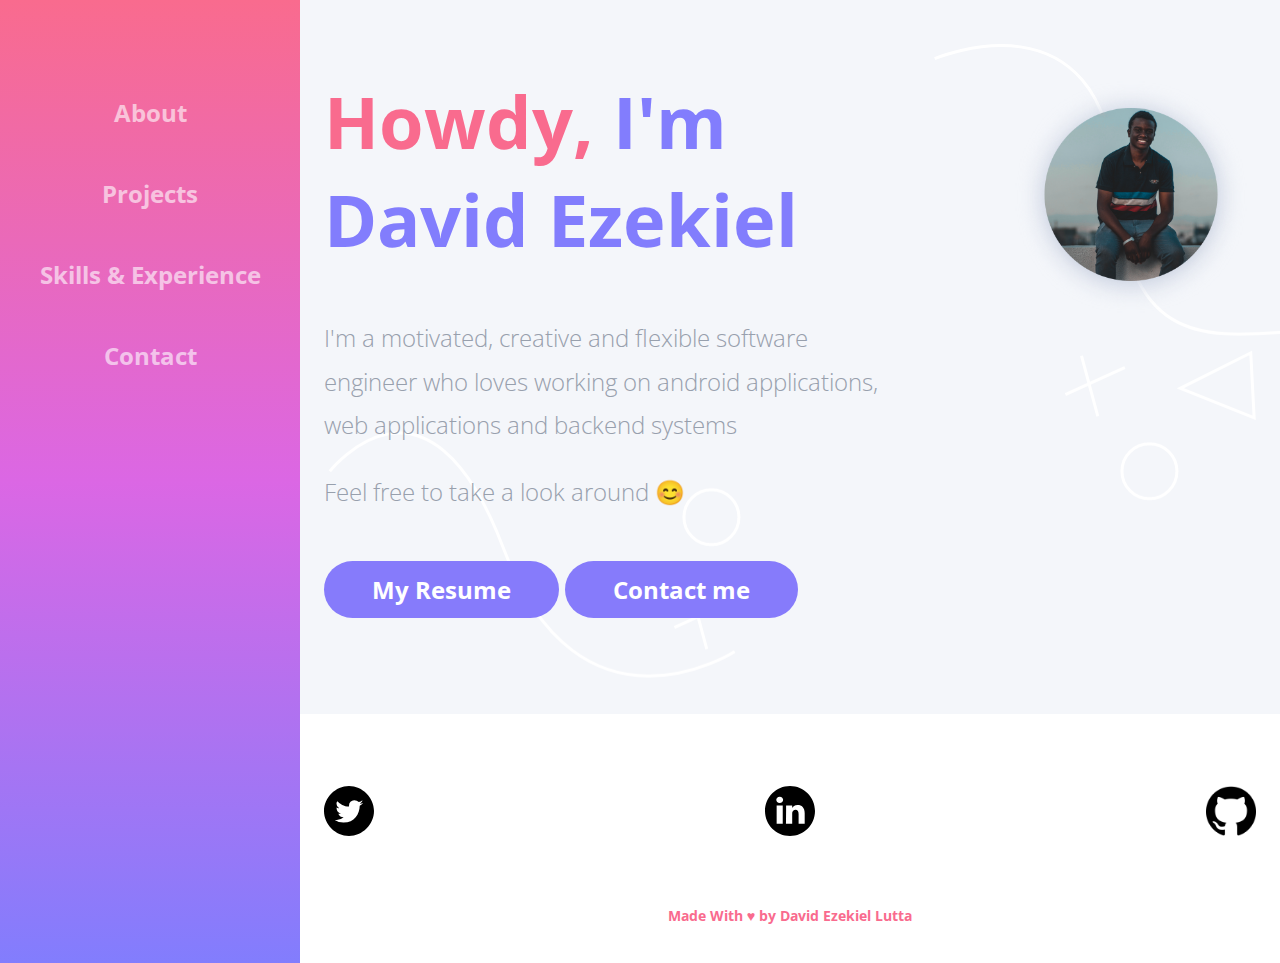
<file: index.html>
<!DOCTYPE html>
<html lang="en">
<head>
    <meta charset="UTF-8">
    <meta name="viewport" content="width=device-width, initial-scale=1.0">
    <meta http-equiv="X-UA-Compatible" content="ie=edge">
    <title>My Portfolio</title>
    <link rel="shortcut icon" type="image/png" href="/favicon.png"/>
    <link rel="shortcut icon" type="image/png"
          href="https://avatars3.githubusercontent.com/u/14890315?s=400&u=19960efc74cd27933a7beda29f8bf62a9a8cbe3e&v=4"/>
    <link rel="stylesheet" href="css/bootstrap-grid.css">
    <link rel="stylesheet" href="css/styles.css" type="text/css">
</head>
<body>
<div class="hero-container">
    <div class="custom-sidebar">
        <nav>
            <ul>
                <li><a href="index.html">About</a></li>
                <li><a href="Pages/projects.html">Projects</a></li>
                <li><a href="Pages/skills.html">Skills & Experience</a></li>
                <li><a href="Pages/contact.html">Contact</a></li>
            </ul>
        </nav>
    </div>
    <div class="content">
            <section class="hero">
                <img alt="profile image" class="img-fluid" src="Images/DSC_0226@2x.png">
                <div class="hero-content">
                    <h1 id="myTitle"><span class="howdy">Howdy,</span> I'm<br> David Ezekiel</h1>
                    <p>I'm a motivated, creative and flexible software engineer who loves working on android applications, web applications and backend systems</p>
                    <p>Feel free to take a look around 😊</p>
                    <a class="action-btn" href="Resume/David Ezekiel Lutta Resume.pdf" download="">My Resume</a>
                    <a class="action-btn" href="Pages/contact.html">Contact me</a>
                </div>
            </section>
        </div>
    <div class="custom-footer">
        <footer>
            <ul>
                <li><a href="https://twitter.com/David__Ezekiel" target="_blank"><img src="Images/Group 4.svg"
                                                                                      height="50px" width="50px"
                                                                                      alt="Twitter"></a></li>
                <li><a href="https://www.linkedin.com/in/david-l-797891ab" target="_blank"><img
                        src="Images/linkedin.svg" height="50px" width="50px" alt="Linked In"></a></li>
                <li><a href="https://github.com/davidlutta" target="_blank"><img src="Images/github-logo.svg"
                                                                                 height="50px" width="50px"
                                                                                 alt="Github"></a></li>
            </ul>
            <p class="acknowledgment">Made With &hearts; by David Ezekiel Lutta</p>
        </footer>
    </div>
</div>
</body>
</html>
</file>
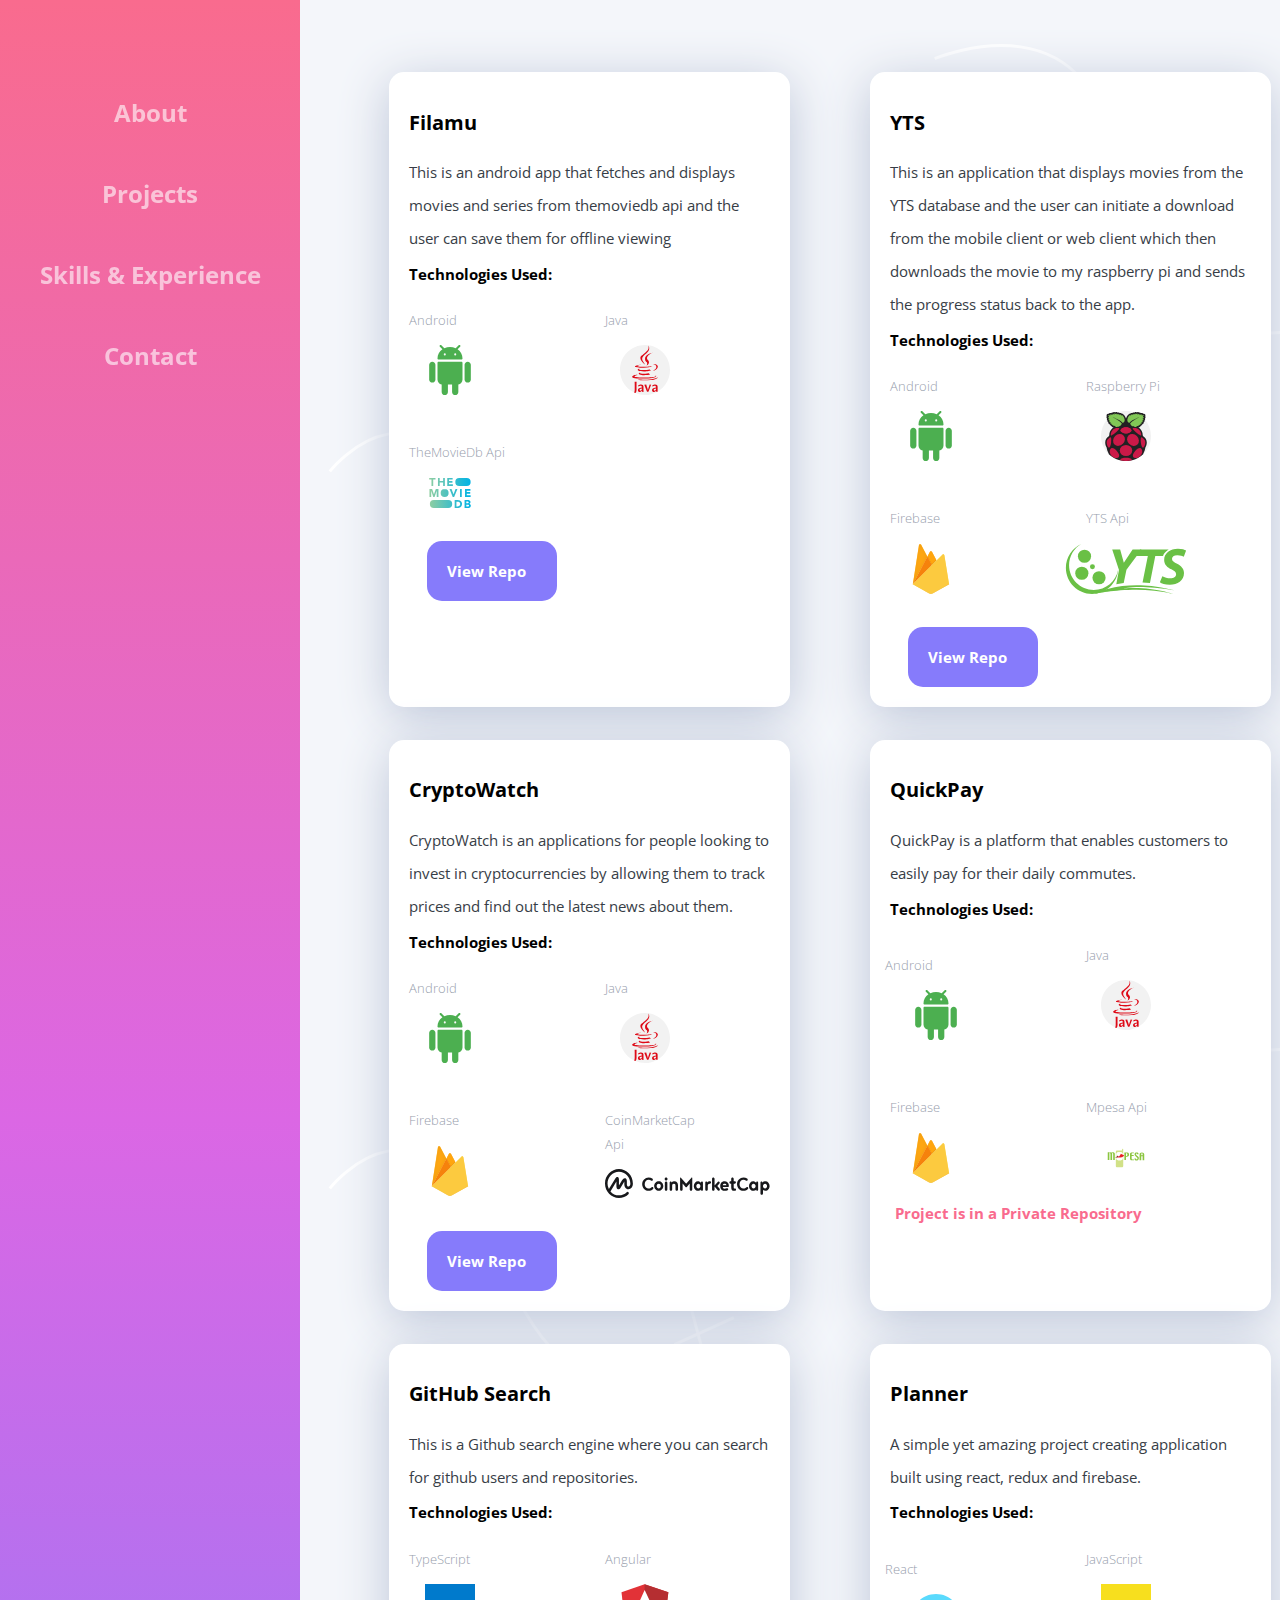
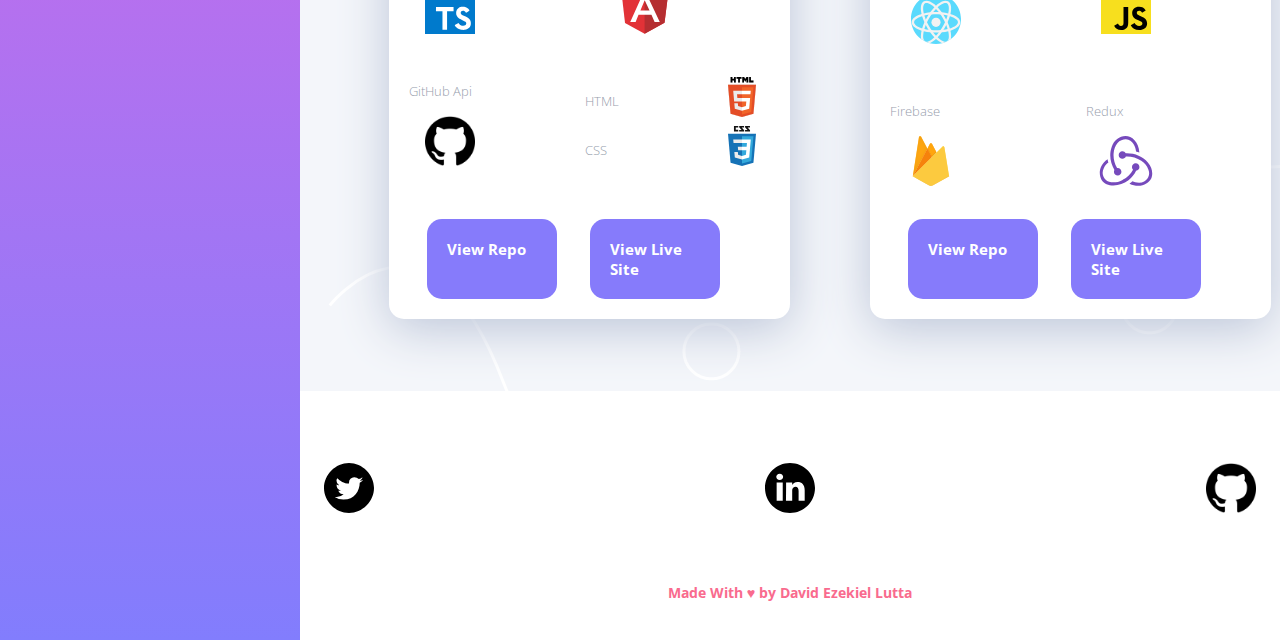
<file: Pages/projects.html>
<!DOCTYPE html>
<html lang="en">
<head>
    <meta charset="UTF-8">
    <meta name="viewport" content="width=device-width, initial-scale=1.0">
    <meta http-equiv="X-UA-Compatible" content="ie=edge">
    <title>Projects</title>
    <link rel="shortcut icon" type="image/png" href="/favicon.png"/>
    <link rel="shortcut icon" type="image/png"
          href="https://avatars3.githubusercontent.com/u/14890315?s=400&u=19960efc74cd27933a7beda29f8bf62a9a8cbe3e&v=4"/>
    <link rel="stylesheet" href="../css/bootstrap-grid.css">
    <link rel="stylesheet" href="../css/styles.css" type="text/css">
</head>
<body>
<div class="hero-container">
    <div class="custom-sidebar">
        <nav>
            <ul>
                <li><a href="../index.html">About</a></li>
                <li><a href="projects.html">Projects</a></li>
                <li><a href="skills.html">Skills & Experience</a></li>
                <li><a href="contact.html">Contact</a></li>
            </ul>
        </nav>
    </div>
    <div class="content">
        <section class="hero">
            <div class="hero-content">
                <div class="row">
                    <div class="col-lg-5 col-md-5 col-sm-10 col-xs-10 mb-4  mb-md-0 offset-md-1 crd">
                        <h2 class="projectTitle">Filamu</h2>
                        <span class="crd-text">This is an android app that fetches and displays movies and series from themoviedb api and the user can save them for offline viewing</span>
                          <br>
                        <div><h2 class="projectSubTitle">Technologies Used:</h2></div>
                        <div class="row">
                            <div class="col-6">
                                <p class="tech-text">Android</p>
                                <img src="../Images/android.svg" width="50px" height="50px" alt="Android"
                                     title="Android">
                            </div>
                            <div class="col-6">
                                <p class="tech-text">Java</p>
                                <img src="../Images/java.svg" height="50px" width="50px" alt="Java" title="Java">
                            </div>
                        </div>
                        <br>
                        <div class="row">
                            <div class="col-6">
                                <p class="tech-text">TheMovieDb Api</p>
                                <img src="../Images/tmdb.svg" width="30" height="30 " alt="CoinMarketCap"
                                     title="TheMovieDb Api">
                            </div>
                        </div>
                        <br>
                        <div class="row">
                            <a href="https://github.com/davidlutta/filamu" target="_blank"
                               class="custom-button col-md-4 offset-md-1 mb-4  mb-md-0" style="text-decoration:none">View
                                Repo</a>
                        </div>
                    </div>
                    <div class="col-lg-5 col-md-5 col-sm-10 col-xs-10 mb-4  mb-md-0 offset-md-1 crd">
                        <h2 class="projectTitle">YTS</h2>
                        <span class="crd-text">This is an application that displays movies from the YTS database and the user can initiate a download from the mobile client or web client which then downloads the movie to my raspberry pi and sends the progress status back to the app.</span>
                        <br>
                        <div><h2 class="projectSubTitle">Technologies Used:</h2></div>
                        <div class="row">
                            <div class="col-6">
                                <p class="tech-text">Android</p>
                                <img src="../Images/android.svg" width="50" height="50" alt="Android"
                                     title="Android">
                            </div>
                            <div class="col-6">
                                <p class="tech-text">Raspberry Pi</p>
                                <img src="../Images/raspberrypi.svg"  width="50" height="50" alt="Raspberry Pi" title="Raspberry Pi">
                            </div>
                        </div>
                        <br>
                        <div class="row">
                            <div class="col-6">
                                <p class="tech-text">Firebase</p>
                                <img src="../Images/firebase.svg" height="50px" width="50px" alt="Firebase"
                                     title="Firebase">
                            </div>
                            <div class="col-6">
                                <p class="tech-text">YTS Api</p>
                                <img src="../Images/yts.svg" height="50" width="50" alt="YTS"
                                     title="YTS Api">
                            </div>
                        </div>
                        <br>

                        <div class="row">
                               <a href="https://github.com/davidlutta/YTS-Torrent-Server" target="_blank"
                               class="custom-button col-md-4 offset-md-1 mb-4  mb-md-0" style="text-decoration:none">View
                                Repo</a>
                        </div>
                    </div>

                </div>
                <br>
                <div class="row">
                    <div class="col-lg-5 col-md-5 col-sm-10 col-xs-10 mb-4  mb-md-0 offset-md-1 crd">
                        <h2 class="projectTitle">CryptoWatch</h2>
                        <span class="crd-text">CryptoWatch is an applications for people looking to invest in cryptocurrencies by allowing them to track prices and find out the latest news about them.</span>
                        <br>
                        <div><h2 class="projectSubTitle">Technologies Used:</h2></div>
                        <div class="row">
                            <div class="col-6">
                                <p class="tech-text">Android</p>
                                <img src="../Images/android.svg" width="50px" height="50px" alt="Android"
                                     title="Android">
                            </div>
                            <div class="col-6">
                                <p class="tech-text">Java</p>
                                <img src="../Images/java.svg" height="50px" width="50px" alt="Java" title="Java">
                            </div>
                        </div>
                        <br>
                        <div class="row">
                            <div class="col-6">
                                <p class="tech-text">Firebase</p>
                                <img src="../Images/firebase.svg" height="50px" width="50px" alt="Firebase"
                                     title="Firebase">
                            </div>
                            <div class="col-6">
                                <p class="tech-text">CoinMarketCap Api</p>
                                <img src="../Images/coinmarketcap.svg" class="img-fluid" alt="CoinMarketCap"
                                     title="CoinMarketCap Api">
                            </div>
                        </div>
                        <br>
                        <div class="row">
                            <a href="https://github.com/davidlutta/CryptoWatch" target="_blank"
                               class="custom-button col-md-4 offset-md-1 mb-4  mb-md-0" style="text-decoration:none">View
                                Repo</a>
                        </div>
                    </div>
                    <div class="col-lg-5 col-md-5 col-sm-10 col-xs-10 mb-4  mb-md-0 offset-md-1 crd">
                        <h2 class="projectTitle">QuickPay</h2>
                        <span class="crd-text">QuickPay is a platform that enables customers to easily pay for their daily commutes.</span>
                        <br>
                        <div><h2 class="projectSubTitle">Technologies Used:</h2></div>
                        <div class="row">
                            <div class="col-6 center">
                                <p class="tech-text">Android</p>
                                <img src="../Images/android.svg" height="50px" width="50px" alt="Android"
                                     title="Android"></div>
                            <div class="col-6">
                                <p class="tech-text">Java</p>
                                <img src="../Images/java.svg" height="50px" width="50px" alt="Java" title="Java">
                            </div>
                        </div>
                        <br>
                        <div class="row">
                            <div class="col-6">
                                <p class="tech-text">Firebase</p>
                                <img src="../Images/firebase.svg" height="50px" width="50px" alt="Firebase"
                                     title="Firebase"></div>
                            <div class="col-6">
                                <p class="tech-text">Mpesa Api</p>
                                <img src="../Images/mpesa.svg" height="50px" width="50px" alt="Mpesa"
                                     title="Safaricom Lipa Na Mpesa Api">
                            </div>
                        </div>
                        <div class="row">
                            <h3 class="noProject">Project is in a Private Repository</h3>
                        </div>
                    </div>
                </div>
                <br>
                <div class="row">
                    <div class="col-lg-5 col-md-5 col-sm-10 col-xs-10 mb-4  mb-md-0 offset-md-1 crd">
                        <h2 class="projectTitle">GitHub Search</h2>
                        <span class="crd-text">This is a Github search engine where you can search for github users and repositories.</span>
                        <br>
                        <div><h2 class="projectSubTitle">Technologies Used:</h2></div>
                        <div class="row">
                            <div class="col-6">
                                <p class="tech-text">TypeScript</p>
                                <img src="../Images/typescript.svg" width="50px" height="50px" alt="TypeScript"
                                     title="TypeScript">
                            </div>
                            <div class="col-6">
                                <p class="tech-text">Angular</p>
                                <img src="../Images/angular.svg" height="50px" width="50px" title="Angular"
                                     alt="Angular">
                            </div>
                        </div>
                        <br>
                        <div class="row">
                            <div class="col-6">
                                <p class="tech-text">GitHub Api</p>
                                <img src="../Images/github-logo.svg" height="50px" width="50px" alt="Firebase"
                                     title="GitHub Api">
                            </div>
                            <div class="col-6 center">
                                <div class="row">
                                    <p class="tech-text">HTML</p>
                                    <img src="../Images/html.svg" height="40px" width="40px" alt="HTML" class="col-4"
                                         title="HTML">
                                    <p class="tech-text">CSS</p>
                                    <img src="../Images/css.svg" height="40px" width="40px" alt="CSS" class="col-4"
                                         title="CSS 3">
                                </div>
                            </div>
                        </div>
                        <br>
                        <div class="row">
                            <a href="https://github.com/davidlutta/Git-Hub-Search-APP" style="text-decoration:none"
                               target="_blank" class="custom-button col-md-4 offset-md-1 mb-4  mb-md-0">View Repo</a>
                            <a href="https://davidlutta.github.io/Git-Hub-Search-APP/" style="text-decoration:none"
                               target="_blank" class="custom-button col-md-4 offset-md-1 mb-4  mb-md-0">View Live
                                Site</a>
                        </div>
                    </div>
                    <div class="col-lg-5 col-md-5 col-sm-10 col-xs-10 mb-4  mb-md-0 offset-md-1 crd">
                        <h2 class="projectTitle">Planner</h2>
                        <span class="crd-text">A simple yet amazing project creating application built using react, redux and firebase.</span>
                        <br>
                        <div><h2 class="projectSubTitle">Technologies Used:</h2></div>
                        <div class="row">
                            <div class="col-6 center">
                                <p class="tech-text">React</p>
                                <img src="../Images/react.svg" height="50" width="50" alt="React" title="React">
                            </div>
                            <div class="col-6">
                                <p class="tech-text">JavaScript</p>
                                <img src="../Images/javascript.svg" height="50px" width="50px" alt="JavaScript"
                                     title="JavaScript">
                            </div>
                        </div>
                        <br>
                        <div class="row">
                            <div class="col-6">
                                <p class="tech-text">Firebase</p>
                                <img src="../Images/firebase.svg" height="50px" width="50px" alt="Firebase"
                                     title="Firebase"></div>
                            <div class="col-6">
                                <p class="tech-text">Redux</p>
                                <img src="../Images/redux.svg" height="50px" width="50px" alt="Redux"
                                     title="Redux">
                            </div>
                        </div>
                        <br>
                        <div class="row">
                            <a href="https://github.com/davidlutta/planner" style="text-decoration:none"
                               target="_blank" class="custom-button col-md-4 offset-md-1 mb-4  mb-md-0">View Repo</a>
                            <a href="https://planner-f1df5.firebaseapp.com/signin" style="text-decoration:none"
                               target="_blank" class="custom-button col-md-4 offset-md-1 mb-4  mb-md-0">View Live
                                Site</a>
                        </div>
                    </div>
                </div>
            </div>
        </section>
    </div>
    <div class="custom-footer">
        <footer>
            <ul>
                <li><a href="https://twitter.com/David__Ezekiel" target="_blank"><img src="../Images/Group 4.svg"
                                                                                      height="50px" width="50px"
                                                                                      alt="Twitter"></a></li>
                <li><a href="https://www.linkedin.com/in/david-l-797891ab/" target="_blank"><img
                        src="../Images/linkedin.svg" height="50px" width="50px" alt="Linked In"></a></li>
                <li><a href="https://github.com/davidlutta" target="_blank"><img src="../Images/github-logo.svg"
                                                                                 height="50px" width="50px"
                                                                                 alt="Github"></a></li>
            </ul>
            <p class="acknowledgment">Made With &hearts; by David Ezekiel Lutta</p>
        </footer>
    </div>
</div>
</body>
</html>
</file>
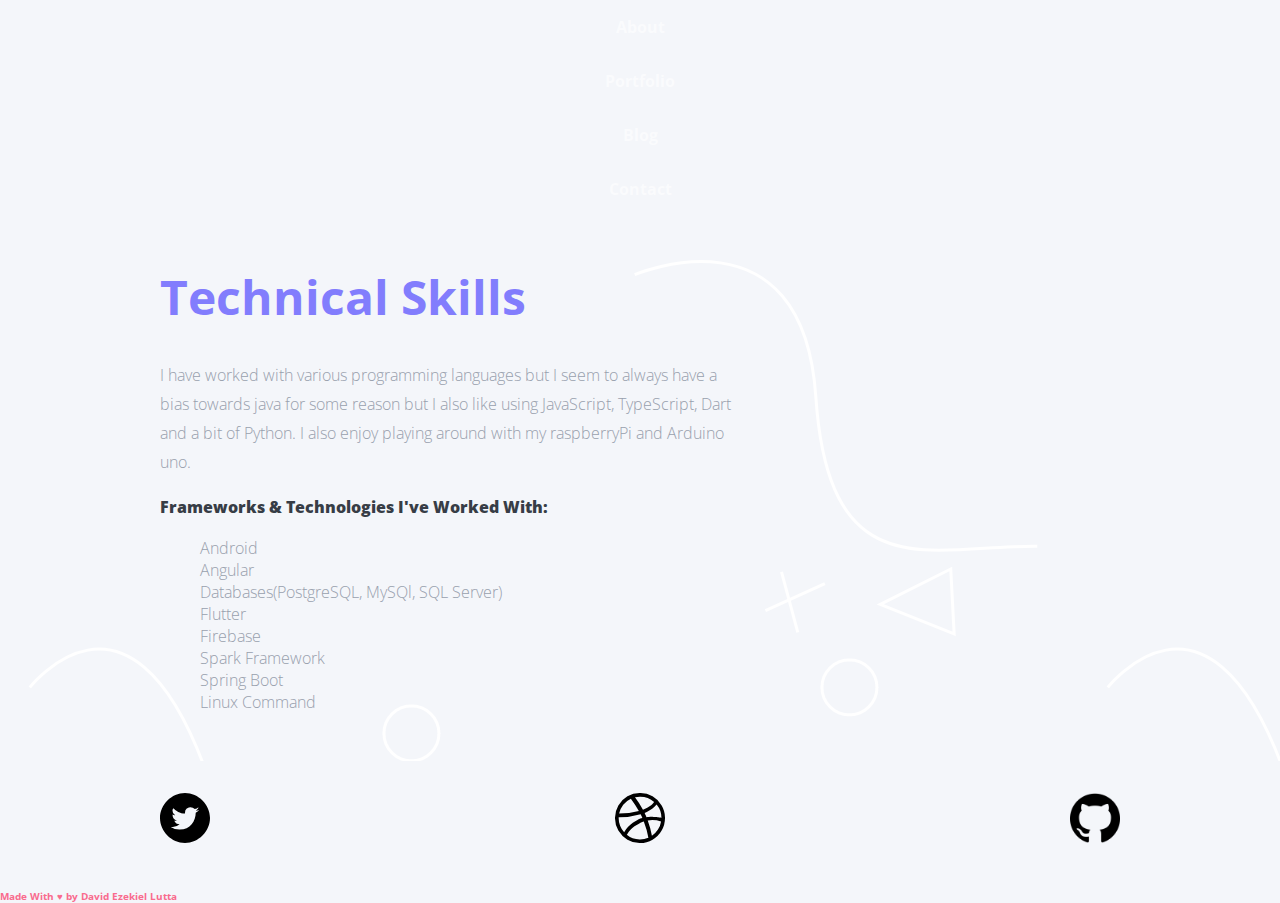
<file: Pages/Skills.html>
<!DOCTYPE html>
<html>

<head>
    <title>My Portfolio</title>
    <link rel="stylesheet" href="../css/styles.css" type="text/css">
</head>
<body>
<div class="container">
    <div class="sidebar">
        <nav>
            <ul>
                <li><a href="../index.html">About</a></li>
                <li><a href="Pages/Skills.html">Portfolio</a></li>
                <li><a href="#">Blog</a></li>
                <li><a href="#">Contact</a></li>
            </ul>
        </nav>
    </div>

    <div class="content">
        <section class="hero">
            <div class="hero-content">
                <h1 id="myTitle">Technical Skills</h1>
                <p>I have worked with various programming languages but I seem to always have a bias towards java for some reason but I also like using JavaScript,
                    TypeScript, Dart and a bit of Python. I also enjoy playing around with my
                    raspberryPi and Arduino uno.</p>
                <p id="subtitle"><strong>Frameworks & Technologies I've Worked With:</strong></p>
                <ul class="skillsList">
                    <li>Android</li>
                    <li>Angular</li>
                    <li>Databases(PostgreSQL, MySQl, SQL Server)</li>
                    <li>Flutter</li>
                    <li>Firebase</li>
                    <li>Spark Framework</li>
                    <li>Spring Boot</li>
                    <li>Linux Command</li>
                </ul>
            </div>
        </section>
    </div>
    <div class="footer">
        <footer>
            <ul>
                <li><a href="https://twitter.com/David__Ezekiel" target="_blank"><img src="../Images/Group 4.svg" height="50px" width="50px" alt="Twitter"></a></li>
                <li><a href="https://dribbble.com/By_levels" target="_blank"><img src="../Images/Group 5.svg" height="50px" width="50px" alt="Dribbble"></a></li>
                <li><a href="https://github.com/davidlutta" target="_blank"><img src="../Images/github-logo.svg" height="50px" width="50px" alt="Github"></a></li>
            </ul>
            <p class="acknowledgment">Made With &hearts; by David Ezekiel Lutta</p>
        </footer>
    </div>
</div>
</body>

</html>
</file>
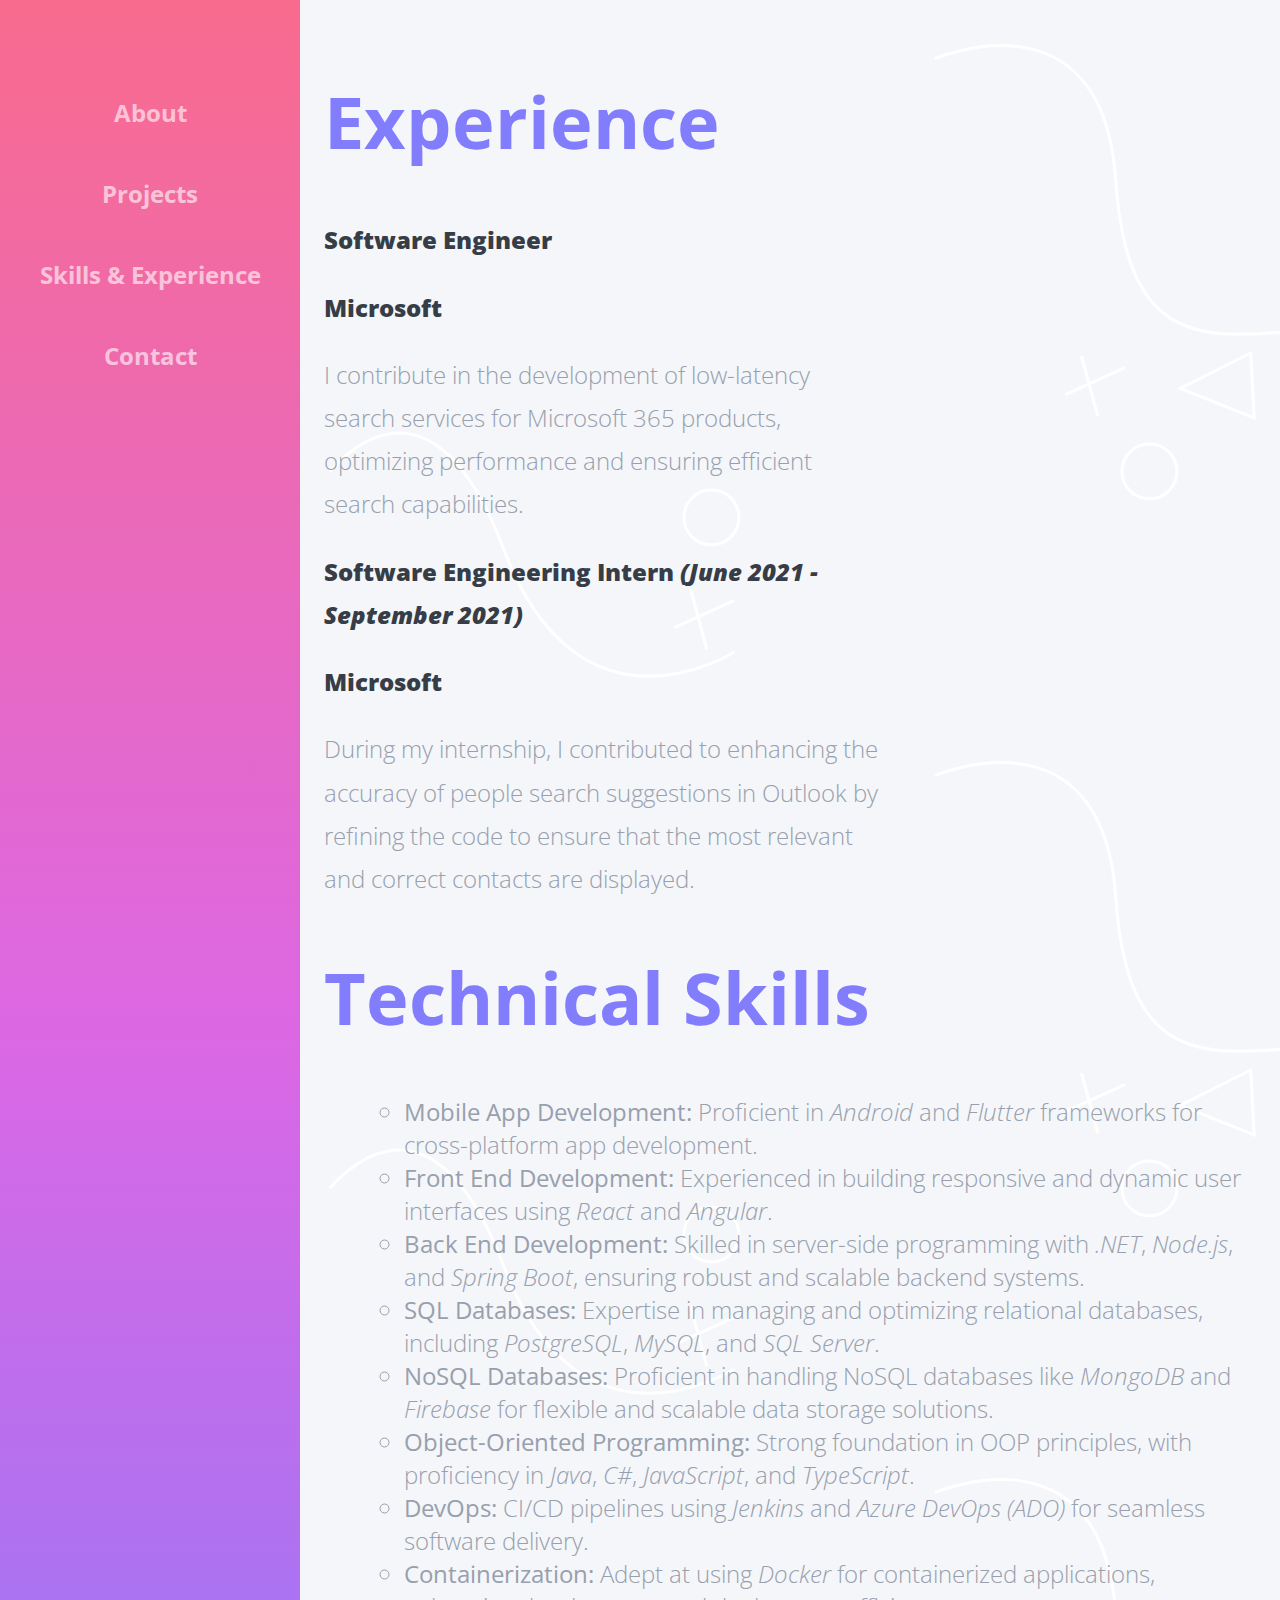
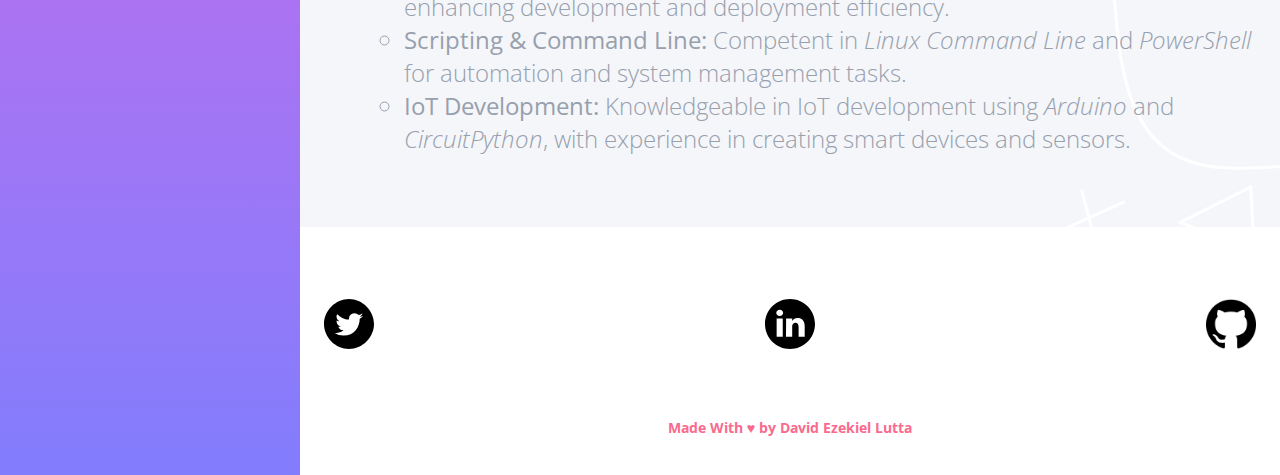
<file: Pages/skills.html>
<!DOCTYPE html>
<html lang="en">
<head>
    <meta charset="UTF-8">
    <meta name="viewport" content="width=device-width, initial-scale=1.0">
    <meta http-equiv="X-UA-Compatible" content="ie=edge">
    <title>Skills</title>
    <link rel="shortcut icon" type="image/png" href="/favicon.png"/>
    <link rel="shortcut icon" type="image/png"
          href="https://avatars3.githubusercontent.com/u/14890315?s=400&u=19960efc74cd27933a7beda29f8bf62a9a8cbe3e&v=4"/>
    <link rel="stylesheet" href="../css/bootstrap-grid.css">
    <link rel="stylesheet" href="../css/styles.css" type="text/css">
</head>
<body>
<div class="hero-container">
    <div class="custom-sidebar">
        <nav>
            <ul>
                <li><a href="../index.html">About</a></li>
                <li><a href="projects.html">Projects</a></li>
                <li><a href="skills.html">Skills & Experience</a></li>
                <li><a href="contact.html">Contact</a></li>
            </ul>
        </nav>
    </div>
    <div class="content">
        <section class="hero">
            <div class="hero-content">
                <div>
                    <h1 id="myTitle">Experience</h1>
                    <p id="subtitle">Software Engineer</p>
                    <p id="subtitle">Microsoft</p>
                    <p>I contribute in the development of low-latency search services for Microsoft 365 products, optimizing performance and ensuring efficient search capabilities.</p>
                </div>
                <div>
                    <p id="subtitle">Software Engineering Intern <i>(June 2021 - September 2021)</i></p>
                    <p id="subtitle">Microsoft</p>
                    <p>During my internship, I contributed to enhancing the accuracy of people search suggestions in Outlook by refining the code to ensure that the most relevant and correct contacts are displayed.</p>
                </div>
                <div>
                    <h1 id="myTitle">Technical Skills</h1>
                    <ul class="skillsList">
                        <ul>
                            <li><strong>Mobile App Development:</strong> Proficient in <em>Android</em> and <em>Flutter</em> frameworks for cross-platform app development.</li>
                            <li><strong>Front End Development:</strong> Experienced in building responsive and dynamic user interfaces using <em>React</em> and <em>Angular</em>.</li>
                            <li><strong>Back End Development:</strong> Skilled in server-side programming with <em>.NET</em>, <em>Node.js</em>, and <em>Spring Boot</em>, ensuring robust and scalable backend systems.</li>
                            <li><strong>SQL Databases:</strong> Expertise in managing and optimizing relational databases, including <em>PostgreSQL</em>, <em>MySQL</em>, and <em>SQL Server</em>.</li>
                            <li><strong>NoSQL Databases:</strong> Proficient in handling NoSQL databases like <em>MongoDB</em> and <em>Firebase</em> for flexible and scalable data storage solutions.</li>
                            <li><strong>Object-Oriented Programming:</strong> Strong foundation in OOP principles, with proficiency in <em>Java</em>, <em>C#</em>, <em>JavaScript</em>, and <em>TypeScript</em>.</li>
                            <li><strong>DevOps:</strong> CI/CD pipelines using <em>Jenkins</em> and <em>Azure DevOps (ADO)</em> for seamless software delivery.</li>
                            <li><strong>Containerization:</strong> Adept at using <em>Docker</em> for containerized applications, enhancing development and deployment efficiency.</li>
                            <li><strong>Scripting & Command Line:</strong> Competent in <em>Linux Command Line</em> and <em>PowerShell</em> for automation and system management tasks.</li>
                            <li><strong>IoT Development:</strong> Knowledgeable in IoT development using <em>Arduino</em> and <em>CircuitPython</em>, with experience in creating smart devices and sensors.</li>
                        </ul>
                    </ul>
                </div>
            </div>
        </section>
    </div>
    <div class="custom-footer">
        <footer>
            <ul>
                <li><a href="https://twitter.com/David__Ezekiel" target="_blank"><img src="../Images/Group 4.svg"
                                                                                      height="50px" width="50px"
                                                                                      alt="Twitter"></a></li>
                <li><a href="https://www.linkedin.com/in/david-lutta-797891ab/" target="_blank"><img
                        src="../Images/linkedin.svg" height="50px" width="50px" alt="Linked In"></a></li>
                <li><a href="https://github.com/davidlutta" target="_blank"><img src="../Images/github-logo.svg"
                                                                                 height="50px" width="50px"
                                                                                 alt="Github"></a></li>
            </ul>
            <p class="acknowledgment">Made With &hearts; by David Ezekiel Lutta</p>
        </footer>
    </div>
</div>
</body>
</html>
</file>
<file: css/styles.css>
@import url('https://fonts.googleapis.com/css?family=Open+Sans');

html{
    height: 100vh;
}
body {
    font-family: 'Open Sans', sans-serif;
    background: #F4F6FA;
    margin: 0;
    padding: 0;
}

#myTitle{
    font-family: 'Open Sans', sans-serif;
    font-weight: bold;
    font-size: 3em;
    color: #827DFD;
}
.howdy{
    color: #F96B8E;
}
.content{
    grid-area: content;
    background: url("../Images/Group\ 13.png");
}

nav ul {
    margin: 0;
}

.custom-sidebar {
    margin: 0px;
    grid-area: sidebar;
    background: linear-gradient(to right,
    rgba(249, 107, 142, 1),
    rgba(219, 103, 228, 1),
    rgba(130, 125, 253, 1));
    justify-content: center;
}

.custom-footer {
    grid-area: footer;
    background: white;
    text-align: -webkit-center;
}

.custom-footer ul {
    margin: 0px;
}

.hero-container {
    font-size: 1.5em;
    margin: 0;
    padding: 0;
    width: 100%;
    grid-template-areas: "sidebar" "content" "footer";
    grid-template-columns: 1fr;
    grid-template-rows: 130px 800px 250px;
    height: 100vh;
}

.acknowledgment {
    font-family: 'Open Sans', sans-serif;
    font-weight: bold;
    color: #F96B8E;
    font-size: 0.6em;
}

.custom-sidebar,
.content,
.custom-footer {
    padding: 1em;
}

nav ul {
    padding: 0;
    display: flex;
    justify-content: space-between;
    text-align: center;
}
nav li{
    list-style: none;
    padding: 1em 0;
}
nav li a{
    color: white;
    font-weight: 700;
    opacity: 0.6;
    text-decoration: none;
    transition: 0.3s;
}
nav li a:hover{
    opacity: 1;
}
.hero{
    max-width: 960px;
    margin: 0 auto;
    text-align: center;
}

.hero h1{
    font-size: 2em;
    font-weight: 300;
    color: #373D46;
}
.hero p{
    font-weight: 300;
    line-height: 1.8em;
    color: #98A0AD;
}
.action-btn{
    display: inline-block;
    text-decoration: none;
    color: white;
    font-weight: 700;
    background: #867BFB;
    padding: 0.5em 2em;
    border-radius: 40px;
    margin: 1em 0;
    transition: 0.3s;
}

.action-btn:hover{
    box-shadow: 0 10px 50px rgba(188, 197, 216, 1);
    background: #776bf9;
}
#subtitle {
    font-family: 'Open Sans', sans-serif;
    font-weight: 800;
    color: #373D46;
}
footer ul{
    max-width: 640px;
    margin: 2em auto;
    text-align: center;
    display: flex;
    flex-direction: row; 
    justify-content: space-between;
}
footer ul li{
    list-style: none;
    align-self: flex-end;
}

footer ul li a {
    text-decoration: none;
}

.skillsList {
    font-weight: 300;
    color: #98A0AD;
    list-style: none;
}

.custom-button:hover {
    box-shadow: 0 10px 50px rgba(188, 197, 216, 1);
    background: #776bf9;
}

.custom-button:focus {
    outline: none;
}
a{
    text-decoration: none;
}
.emailCard {
    margin: 20px;
    padding: 25px;
    font-family: 'Open Sans light', sans-serif;
    color: #373D46;
    font-size: 1em;
    border-radius: 20px;
    border-color: transparent;
    box-shadow: 0px 10px 50px rgba(188, 197, 216, 1);
}

.emailCard:focus {
    outline-color: transparent;
}
.tech-text {
    font-family: 'Open Sans', sans-serif;
    font-size: 13px;
    font-weight: 100;
    color: #373D46;
    alignment: center;
}
.custom-button {
    border: none;
    color: white;
    font-size: 15px;
    padding: 20px;
    font-family: 'Open Sans', sans-serif;
    font-weight: bold;
    background: #867BFB;
    border-radius: 15px;
    transition: 0.3s;
}

.projectTitle {
    font-family: 'Open Sans', sans-serif;
    font-size: 20px;
    font-weight: bold;
}

.projectSubTitle {
    font-family: 'Open Sans', sans-serif;
    font-size: 15px;
    font-weight: bold;
}

.crd {
    background: white;
    width: 100%;
    padding: 20px;
    margin-bottom: 1px;
    box-shadow: 0px 10px 50px rgba(188, 197, 216, 1);
    -webkit-border-radius: 15px;
    -moz-border-radius: 15px;
    border-radius: 15px;
}

title {
    color: pink;
}

.crd-text {
    font-size: 15px;
    font-family: 'Open Sans', sans-serif;
    font-weight: normal;
    color: #373D46;
}

@media (min-width: 1040px) {
    .hero-container {
        display: grid;
        grid-template-areas: "sidebar content" "sidebar footer";
        grid-template-columns: 300px 1fr;
        grid-template-rows: 1fr auto;
    }

    nav ul {
        display: flex;
        justify-content: space-between;
        flex-direction: column;
    }

    .custom-sidebar {
        background: linear-gradient(
                rgba(249, 107, 142, 1),
                rgba(219, 103, 228, 1),
                rgba(130, 125, 253, 1));
        padding-top: 3em;
    }

    .hero {
        text-align: left;
        margin: 2em auto;
    }

    .hero img {
        width: 250px;
        float: right;
    }
    .hero h1{
        font-size: 3em;
    }

    .hero p {
        width: 60%;
    }

    footer ul {
        max-width: 960px;
        margin: 0 auto;
        padding: 2em 0;
    }
}

#coinmarket {
    height: available;
    width: available;
}

::selection {
    background: #F96B8E;
    color: #F4F6FA;
}

::-moz-selection {
    background: #F96B8E;
    color: #F4F6FA;
}

.center {
    margin: auto;
    width: 50%;
    padding: 10px;
}

.noProject {
    margin: 20px;
    font-weight: bold;
    font-family: 'Open Sans', sans-serif;
    font-size: 15px;
    color: #F96B8E;
}
</file>
